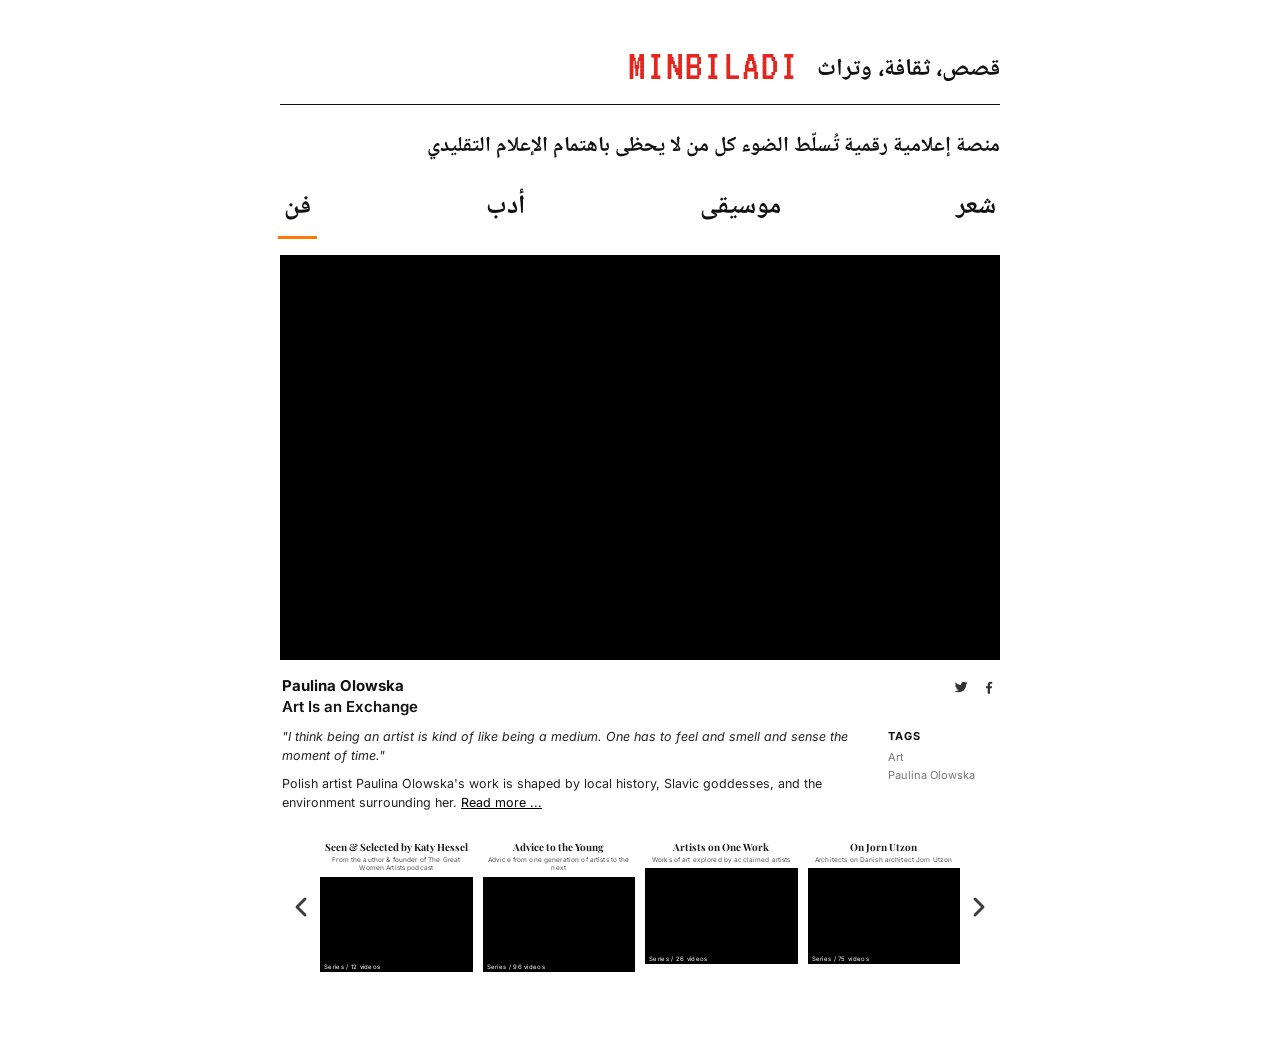
<file: minbiladi (1).html>
<!DOCTYPE html>
<html lang="ar" dir="rtl">
<head>
<meta charset="UTF-8" />
<meta name="viewport" content="width=device-width, initial-scale=1.0" />
<title>MINBILADI</title>

<link rel="preconnect" href="https://fonts.googleapis.com">
<link rel="preconnect" href="https://fonts.gstatic.com" crossorigin>
<link href="https://fonts.googleapis.com/css2?family=VT323&family=Noto+Naskh+Arabic:wght@400;500;600;700&family=Playfair+Display:wght@400;700;900&family=Inter:wght@400;500;600;700&display=swap" rel="stylesheet">

<style>
  :root{
    --red: #e3261e;
    --orange: #ff7a00;
    --ink: #111;
    --bg: #ffffff;
    --thumb-label: #1a1a1a;
  }

  *{ box-sizing: border-box; margin: 0; padding: 0; }

  html, body{
    background: var(--bg);
    color: var(--ink);
    font-family: 'Inter', 'Noto Naskh Arabic', sans-serif;
    -webkit-font-smoothing: antialiased;
  }

  body{
    min-height: 100vh;
    padding: 40px 20px 80px;
  }

  .page{
    max-width: 720px;
    margin: 0 auto;
  }

  /* ===== Header ===== */
  .masthead{
    display: flex;
    align-items: baseline;
    justify-content: flex-start;
    gap: 18px;
    padding-bottom: 14px;
    border-bottom: 1px solid var(--ink);
  }

  .masthead .kicker{
    font-family: 'Playfair Display', 'Noto Naskh Arabic', serif;
    font-weight: 700;
    font-size: 24px;
    color: var(--ink);
    white-space: nowrap;
  }

  .logo{
    font-family: 'VT323', monospace;
    font-weight: 400;
    color: var(--red);
    font-size: 44px;
    letter-spacing: 1px;
    line-height: 1;
    transform: translateY(4px);
  }

  .tagline{
    font-family: 'Playfair Display', 'Noto Naskh Arabic', serif;
    font-weight: 700;
    font-size: 21px;
    line-height: 1.45;
    margin-top: 22px;
    color: var(--ink);
  }

  /* ===== Nav ===== */
  nav.tabs{
    display: flex;
    justify-content: space-between;
    align-items: center;
    margin: 28px 0 22px;
    padding: 0 4px;
  }

  nav.tabs a{
    font-family: 'Playfair Display', 'Noto Naskh Arabic', serif;
    font-weight: 700;
    font-size: 26px;
    color: var(--ink);
    text-decoration: none;
    padding-bottom: 4px;
    position: relative;
    transition: color .2s ease;
  }

  nav.tabs a:hover{ color: var(--orange); }

  nav.tabs a.active::after{
    content: "";
    position: absolute;
    right: -6px;
    left: -6px;
    bottom: -6px;
    height: 3px;
    background: var(--orange);
  }

  /* ===== Featured video ===== */
  .featured{
    position: relative;
    width: 100%;
    aspect-ratio: 16 / 9;
    background: #000;
    overflow: hidden;
  }

  .featured iframe{
    position: absolute;
    inset: 0;
    width: 100%;
    height: 100%;
    border: 0;
  }

  /* ===== Featured meta ===== */
  .meta{
    display: grid;
    grid-template-columns: 1fr auto;
    gap: 18px;
    padding: 16px 2px 0;
    direction: ltr;
    text-align: left;
  }

  .meta .title{
    font-family: 'Inter', sans-serif;
    font-size: 15px;
    line-height: 1.35;
  }
  .meta .title strong{ font-weight: 700; display: block; }
  .meta .title em{ font-style: normal; font-weight: 600; }

  .meta .share{
    display: flex;
    gap: 10px;
    align-items: flex-start;
    padding-top: 2px;
  }
  .meta .share a{
    color: #333;
    display: inline-flex;
    width: 18px; height: 18px;
    align-items: center;
    justify-content: center;
  }
  .meta .share svg{ width: 16px; height: 16px; fill: currentColor; }

  .blurb{
    direction: ltr;
    text-align: left;
    padding: 10px 2px 0;
    display: grid;
    grid-template-columns: 1fr 110px;
    gap: 20px;
  }
  .blurb p{
    font-family: 'Inter', sans-serif;
    font-size: 12.5px;
    line-height: 1.55;
    color: #222;
  }
  .blurb .quote-line{ font-style: italic; margin-bottom: 8px; }
  .blurb .read-more{ color: #000; text-decoration: underline; font-style: normal; }

  .tags{
    direction: ltr;
    text-align: left;
    font-family: 'Inter', sans-serif;
    font-size: 11px;
    padding-top: 2px;
  }
  .tags .label{ font-weight: 700; letter-spacing: .08em; margin-bottom: 6px; }
  .tags a{ display: block; color: #777; text-decoration: none; font-size: 11px; line-height: 1.6; }
  .tags a:hover{ color: var(--red); }

  /* ===== Carousel ===== */
  .carousel-wrap{
    position: relative;
    margin-top: 30px;
    padding: 0 40px;
    direction: ltr;
  }

  .carousel{
    display: grid;
    grid-template-columns: repeat(4, 1fr);
    gap: 10px;
  }

  .card{
    transition: transform .2s ease;
  }
  .card:hover{ transform: translateY(-2px); }

  .card .cap{
    text-align: center;
    margin-bottom: 4px;
  }
  .card .cap .t{
    font-family: 'Playfair Display', serif;
    font-weight: 700;
    font-size: 10px;
    color: var(--thumb-label);
    line-height: 1.15;
  }
  .card .cap .d{
    font-family: 'Inter', sans-serif;
    font-size: 6.5px;
    color: #555;
    margin-top: 2px;
    line-height: 1.3;
    letter-spacing: .02em;
  }

  .thumb{
    position: relative;
    aspect-ratio: 16 / 10;
    overflow: hidden;
    background: #000;
  }
  .thumb iframe{
    position: absolute;
    inset: 0;
    width: 100%;
    height: 100%;
    border: 0;
  }
  .thumb .series{
    position: absolute;
    left: 0; bottom: 0;
    background: rgba(0,0,0,.75);
    color: #fff;
    font-family: 'Inter', sans-serif;
    font-size: 6px;
    padding: 2px 4px;
    letter-spacing: .05em;
    z-index: 2;
    pointer-events: none;
  }

  /* ===== Carousel arrows ===== */
  .arrow{
    position: absolute;
    top: 50%;
    transform: translateY(-50%);
    width: 38px;
    height: 38px;
    display: flex;
    align-items: center;
    justify-content: center;
    background: transparent;
    border: none;
    cursor: pointer;
    color: #1a1a1a;
    transition: opacity .2s ease, transform .2s ease;
    opacity: .85;
    z-index: 10;
  }
  .arrow:hover{ opacity: 1; transform: translateY(-50%) scale(1.1); }
  .arrow.left{ left: 2px; }
  .arrow.right{ right: 2px; }
  .arrow svg{ width: 32px; height: 32px; display: block; }

  @media (max-width: 780px){
    .masthead .kicker{ font-size: 18px; }
    .logo{ font-size: 32px; }
    .tagline{ font-size: 17px; }
    nav.tabs a{ font-size: 20px; }
  }
</style>
</head>
<body>

<div class="page">

  <!-- ===== Header ===== -->
  <header class="masthead">
    <h1 class="kicker">قصص، ثقافة، وتراث</h1>
    <span class="logo">MINBILADI</span>
  </header>

  <p class="tagline">منصة إعلامية رقمية تُسلّط الضوء كل من لا يحظى باهتمام الإعلام التقليدي</p>

  <nav class="tabs" aria-label="Secties">
    <a href="#">شعر</a>
    <a href="#">موسيقى</a>
    <a href="#">أدب</a>
    <a href="#" class="active">فن</a>
  </nav>

  <!-- ===== Featured video (YouTube embed) ===== -->
  <figure class="featured">
    <iframe
      src="https://www.youtube.com/embed/jNQXAC9IVRw"
      title="Featured video"
      allow="accelerometer; autoplay; clipboard-write; encrypted-media; gyroscope; picture-in-picture"
      allowfullscreen></iframe>
  </figure>

  <div class="meta">
    <div class="title">
      <strong>Paulina Olowska</strong>
      <em>Art Is an Exchange</em>
    </div>
    <div class="share">
      <a href="#" aria-label="Deel op Twitter">
        <svg viewBox="0 0 24 24"><path d="M22 5.8c-.7.3-1.5.6-2.3.7.8-.5 1.5-1.3 1.8-2.2-.8.5-1.7.8-2.6 1-1.5-1.6-4-1.7-5.6-.2-.8.8-1.3 1.9-1.3 3 0 .3 0 .6.1.9-3.3-.2-6.2-1.7-8.1-4.3-.4.6-.6 1.3-.6 2 0 1.4.7 2.6 1.8 3.3-.6 0-1.3-.2-1.8-.5v.1c0 2 1.4 3.6 3.2 4-.3.1-.7.1-1 .1-.2 0-.5 0-.7-.1.5 1.6 2 2.7 3.7 2.8-1.4 1.1-3.1 1.7-4.9 1.7H2c1.8 1.2 4 1.8 6.3 1.8 7.5 0 11.6-6.2 11.6-11.6v-.5c.8-.6 1.5-1.3 2.1-2.1z"/></svg>
      </a>
      <a href="#" aria-label="Deel op Facebook">
        <svg viewBox="0 0 24 24"><path d="M13.5 22v-8h2.7l.4-3.2h-3.1V8.7c0-.9.3-1.6 1.6-1.6h1.7V4.2c-.3 0-1.3-.1-2.5-.1-2.5 0-4.2 1.5-4.2 4.3v2.4H7.4V14h2.7v8h3.4z"/></svg>
      </a>
    </div>
  </div>

  <div class="blurb">
    <div>
      <p class="quote-line">"I think being an artist is kind of like being a medium. One has to feel and smell and sense the moment of time."</p>
      <p>Polish artist Paulina Olowska's work is shaped by local history, Slavic goddesses, and the environment surrounding her. <a href="#" class="read-more">Read more ...</a></p>
    </div>
    <div class="tags">
      <div class="label">TAGS</div>
      <a href="#">Art</a>
      <a href="#">Paulina Olowska</a>
    </div>
  </div>

  <!-- ===== Carousel ===== -->
  <div class="carousel-wrap">
    <button class="arrow left" aria-label="Vorige">
      <svg viewBox="0 0 24 24" fill="none" stroke="currentColor" stroke-width="2.2">
        <polyline points="15 6 9 12 15 18" stroke-linecap="round" stroke-linejoin="round"/>
      </svg>
    </button>

    <div class="carousel">
      <article class="card">
        <div class="cap">
          <div class="t">Seen &amp; Selected by Katy Hessel</div>
          <div class="d">From the author &amp; founder of The Great Women Artists podcast</div>
        </div>
        <div class="thumb">
          <iframe src="https://www.youtube.com/embed/aqz-KE-bpKQ" title="Katy Hessel" allow="accelerometer; autoplay; clipboard-write; encrypted-media; gyroscope; picture-in-picture" allowfullscreen></iframe>
          <span class="series">Series / 12 videos</span>
        </div>
      </article>

      <article class="card">
        <div class="cap">
          <div class="t">Advice to the Young</div>
          <div class="d">Advice from one generation of artists to the next</div>
        </div>
        <div class="thumb">
          <iframe src="https://www.youtube.com/embed/ScMzIvxBSi4" title="Advice to the Young" allow="accelerometer; autoplay; clipboard-write; encrypted-media; gyroscope; picture-in-picture" allowfullscreen></iframe>
          <span class="series">Series / 96 videos</span>
        </div>
      </article>

      <article class="card">
        <div class="cap">
          <div class="t">Artists on One Work</div>
          <div class="d">Works of art explored by acclaimed artists</div>
        </div>
        <div class="thumb">
          <iframe src="https://www.youtube.com/embed/9bZkp7q19f0" title="Artists on One Work" allow="accelerometer; autoplay; clipboard-write; encrypted-media; gyroscope; picture-in-picture" allowfullscreen></iframe>
          <span class="series">Series / 26 videos</span>
        </div>
      </article>

      <article class="card">
        <div class="cap">
          <div class="t">On Jorn Utzon</div>
          <div class="d">Architects on Danish architect Jorn Utzon</div>
        </div>
        <div class="thumb">
          <iframe src="https://www.youtube.com/embed/kJQP7kiw5Fk" title="On Jorn Utzon" allow="accelerometer; autoplay; clipboard-write; encrypted-media; gyroscope; picture-in-picture" allowfullscreen></iframe>
          <span class="series">Series / 75 videos</span>
        </div>
      </article>
    </div>

    <button class="arrow right" aria-label="Volgende">
      <svg viewBox="0 0 24 24" fill="none" stroke="currentColor" stroke-width="2.2">
        <polyline points="9 6 15 12 9 18" stroke-linecap="round" stroke-linejoin="round"/>
      </svg>
    </button>
  </div>

</div>

<script>
  // Carousel rotation
  const carousel = document.querySelector('.carousel');
  document.querySelector('.arrow.right').addEventListener('click', () => {
    carousel.appendChild(carousel.firstElementChild);
  });
  document.querySelector('.arrow.left').addEventListener('click', () => {
    carousel.insertBefore(carousel.lastElementChild, carousel.firstElementChild);
  });

  // Active tab click
  document.querySelectorAll('nav.tabs a').forEach(a => {
    a.addEventListener('click', e => {
      e.preventDefault();
      document.querySelectorAll('nav.tabs a').forEach(x => x.classList.remove('active'));
      a.classList.add('active');
    });
  });
</script>

</body>
</html>
</file>
